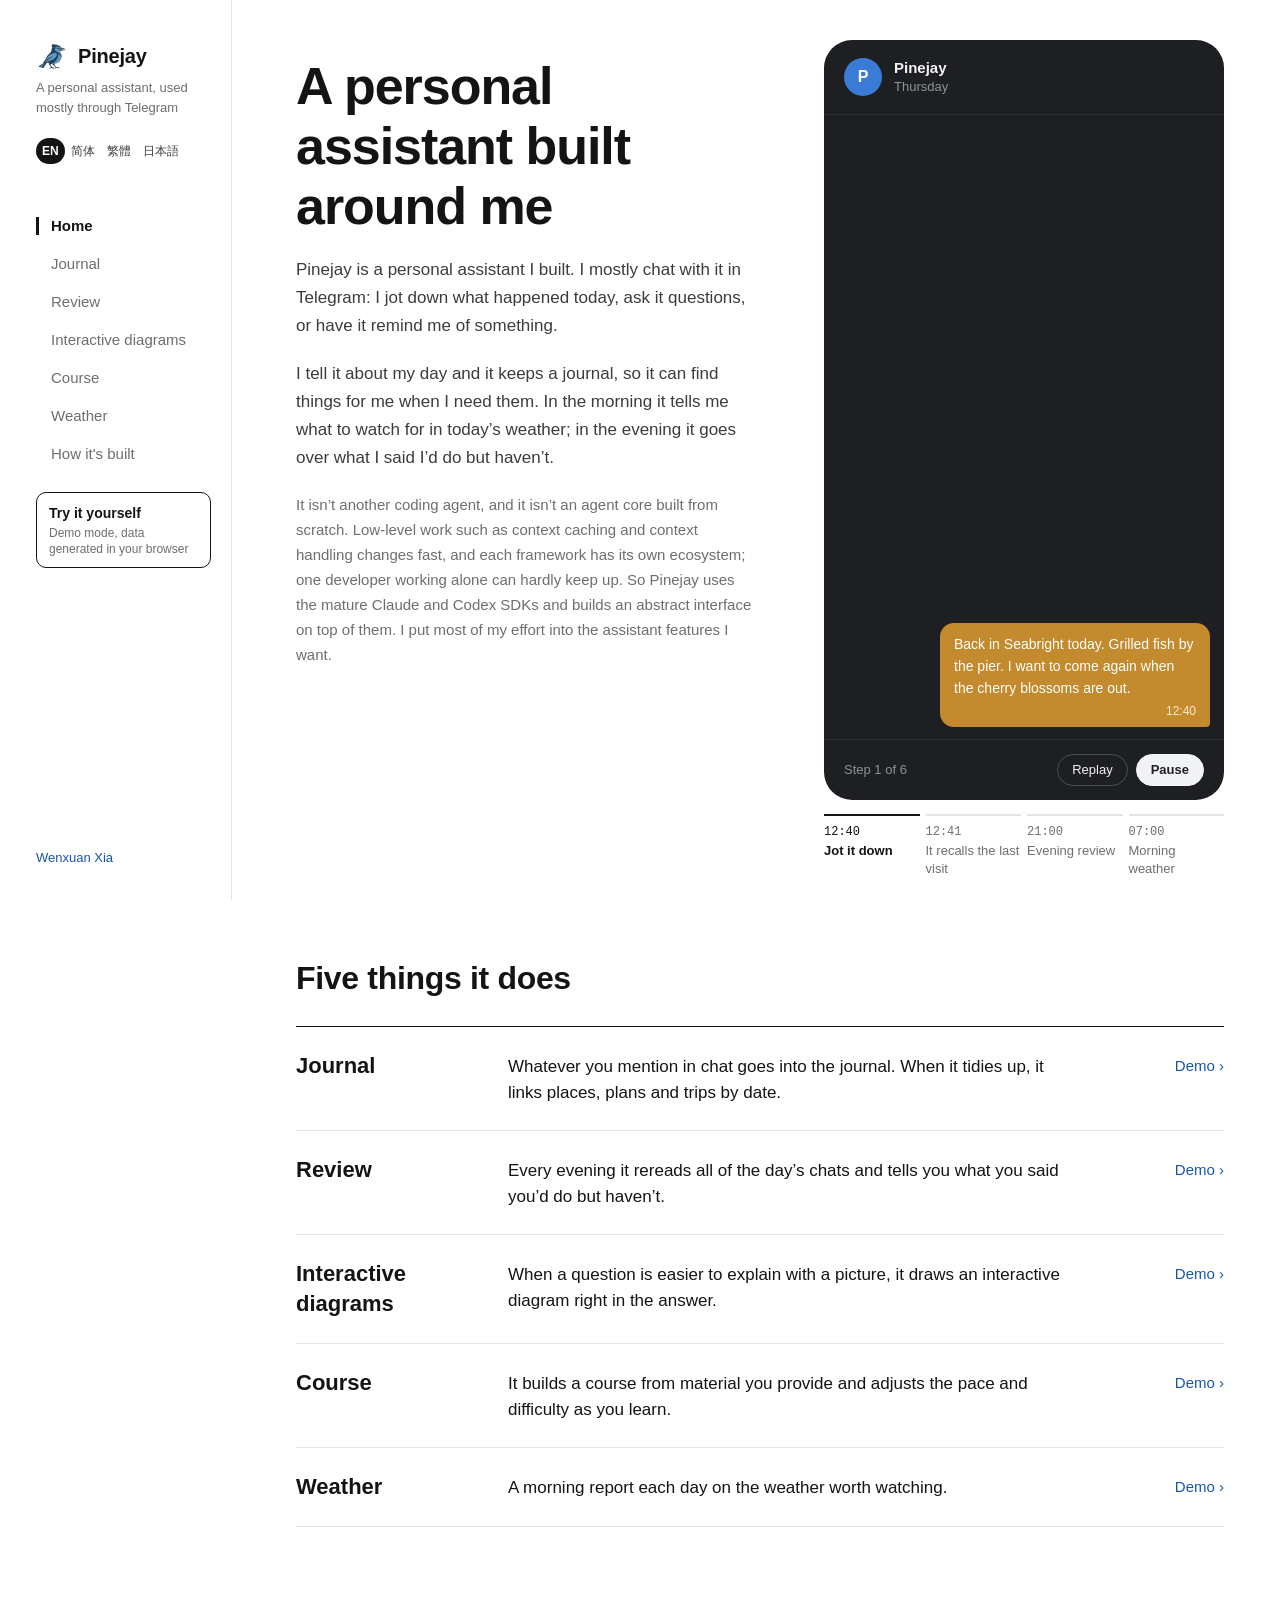
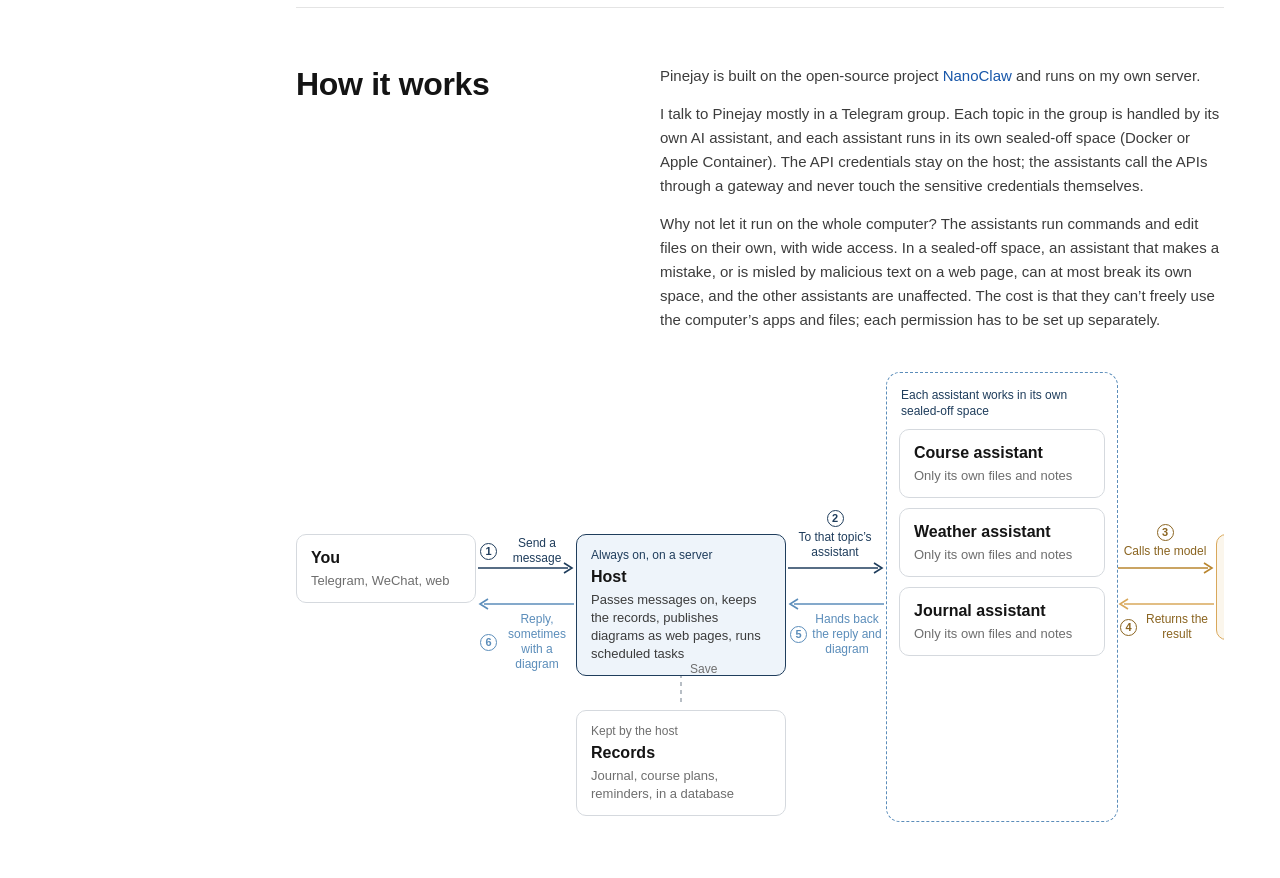
<file: index.html>
<!doctype html>
<html lang="en">
<head>
  <meta charset="utf-8">
  <meta name="viewport" content="width=device-width, initial-scale=1">
  <title>Pinejay</title>
  <meta name="description" content="A short tour of Pinejay, a personal assistant used mostly through Telegram.">
  <meta name="robots" content="noindex">
  <link rel="icon" type="image/png" href="assets/pinejay-icon-64.png">
  <link rel="apple-touch-icon" href="assets/pinejay-icon-180.png">
  <link rel="stylesheet" href="styles.css">
</head>
<body>
  <div class="site">
    <aside class="rail">
      <div class="rail-head">
        <div class="brand"><img src="assets/pinejay-icon-64.png" alt="" width="32" height="32">Pinejay</div>
        <div class="tagline" data-i18n="tagline"></div>
        <div class="langs" role="group" aria-label="Language"></div>
      </div>
      <nav class="nav" aria-label="Pages"></nav>
      <div class="rail-foot">
        <a class="home" href="https://gegeji.github.io/">Wenxuan Xia</a>
      </div>
    </aside>
    <main id="page"></main>
  </div>
  <div class="modal" id="modal" hidden></div>
  <script src="content.js"></script>
  <script src="app.js"></script>
</body>
</html>
</file>
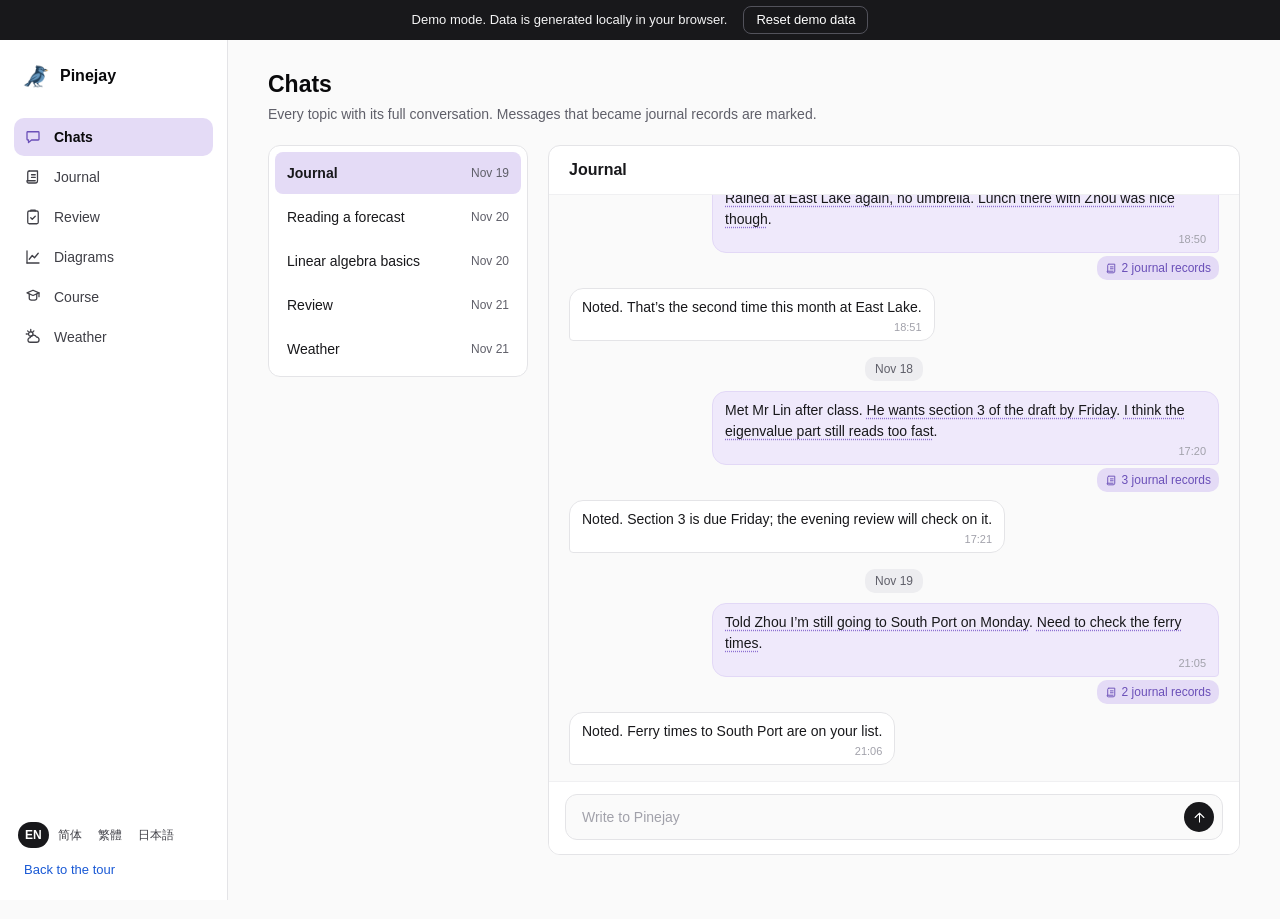
<file: panel/index.html>
<!doctype html>
<html lang="en">
<head>
  <meta charset="utf-8">
  <meta name="viewport" content="width=device-width, initial-scale=1">
  <title>Pinejay demo</title>
  <meta name="description" content="Pinejay demo. Data is generated locally in your browser.">
  <meta name="robots" content="noindex">
  <link rel="icon" type="image/png" href="../assets/pinejay-icon-64.png">
  <link rel="apple-touch-icon" href="../assets/pinejay-icon-180.png">
  <link rel="stylesheet" href="panel.css">
</head>
<body>
  <div class="banner" id="banner" role="note"></div>
  <div class="shell">
    <aside class="rail" id="rail"></aside>
    <div class="topbar" id="topbar"></div>
    <main class="main" id="main"></main>
  </div>
  <nav class="tabbar" id="tabbar" aria-label="Pages"></nav>
  <div class="toast" id="toast" role="status" hidden></div>
  <script src="copy.en.js"></script>
  <script src="copy.zh-CN.js"></script>
  <script src="copy.zh-HK.js"></script>
  <script src="copy.ja.js"></script>
  <script src="panel.js"></script>
</body>
</html>
</file>
<file: styles.css>
:root {
  --ink: #141414;
  --body: #3c3c3c;
  --muted: #6e6e6e;
  --faint: #9a9a9a;
  --line: #e4e4e4;
  --link: #1756a9;
  --tg-bg: #1e1f22;
  --tg-line: #2e3035;
  --tg-in: #2b2d31;
  --tg-key: #34373d;
  --tg-text: #dcddde;
  --tg-strong: #f2f3f5;
  --tg-time: #8e9297;
  --tg-me: #c38a2e;
  --tg-link: #7fa8e6;
  --latin: Inter, -apple-system, BlinkMacSystemFont, "Segoe UI", Helvetica, Arial;
  --sans: var(--latin), "PingFang SC", "Noto Sans SC", "Microsoft YaHei", sans-serif;
  --mono: "JetBrains Mono", ui-monospace, SFMono-Regular, Menlo, monospace;
}

* { box-sizing: border-box; }

/* CJK glyphs follow the language: Japanese and Traditional Chinese must not fall back to Simplified Chinese forms. */
:lang(zh-CN) { --sans: var(--latin), "PingFang SC", "Noto Sans SC", "Microsoft YaHei", sans-serif; }
:lang(zh-HK) { --sans: var(--latin), "PingFang HK", "Noto Sans HK", "Noto Sans TC", "Microsoft JhengHei", sans-serif; }
:lang(ja) { --sans: var(--latin), "Hiragino Sans", "Hiragino Kaku Gothic ProN", "Yu Gothic UI", YuGothic, Meiryo, "Noto Sans JP", sans-serif; }
[lang] { font-family: var(--sans); }
html, body { margin: 0; }
body { font-family: var(--sans); color: var(--ink); background: #fff; -webkit-font-smoothing: antialiased; }
button { font: inherit; color: inherit; background: none; border: 0; padding: 0; cursor: pointer; }
a { color: var(--link); text-decoration: none; }
a:hover { text-decoration: underline; }
:focus-visible { outline: 2px solid var(--link); outline-offset: 2px; }

.site { display: flex; min-height: 100vh; }

/* Rail */
.rail { width: 232px; flex-shrink: 0; display: flex; flex-direction: column; gap: 44px; padding: 40px 20px 32px 36px; border-right: 1px solid var(--line); position: sticky; top: 0; height: 100vh; }
.rail-head { display: flex; flex-direction: column; gap: 6px; }
.brand { display: flex; align-items: center; gap: 10px; font-size: 20px; font-weight: 700; letter-spacing: -0.01em; line-height: 26px; }
.brand img { width: 32px; height: 32px; flex-shrink: 0; }
.tagline { font-size: 13px; line-height: 20px; color: var(--muted); }
.langs { display: flex; gap: 0; padding-top: 14px; flex-wrap: wrap; }
.langs button { height: 26px; padding: 0 6px; border-radius: 13px; font-size: 12px; line-height: 16px; color: var(--body); white-space: nowrap; }
.langs button:hover { background: #f1f1f1; }
.langs button[aria-pressed="true"] { background: var(--ink); color: #fff; font-weight: 600; }
.nav { display: flex; flex-direction: column; gap: 2px; }
.nav button { display: flex; align-items: center; gap: 12px; height: 36px; font-size: 15px; line-height: 20px; color: var(--muted); text-align: left; }
.nav button::before { content: ""; width: 3px; height: 18px; flex-shrink: 0; }
.nav button:hover { color: var(--ink); }
.nav button[aria-current="page"] { color: var(--ink); font-weight: 600; }
.nav button[aria-current="page"]::before { background: var(--ink); }
.try-panel { display: flex; flex-direction: column; gap: 2px; margin-top: -24px; padding: 10px 12px; border: 1px solid var(--ink); border-radius: 10px; color: var(--ink); font-size: 14px; font-weight: 600; line-height: 20px; }
.try-panel:hover { background: var(--ink); color: #fff; }
.try-panel:hover .try-sub { color: #d4d4d4; }
.try-sub { font-size: 12px; font-weight: 400; line-height: 16px; color: var(--muted); }
.rail-foot { flex-grow: 1; display: flex; flex-direction: column; justify-content: flex-end; gap: 10px; }
.home { font-size: 13px; line-height: 20px; }

/* Page */
main { flex-grow: 1; min-width: 0; display: flex; gap: 56px; padding: 56px 56px 48px 64px; }
.intro { width: 300px; flex-shrink: 0; display: flex; flex-direction: column; gap: 20px; padding-top: 16px; }
.label { font-size: 15px; font-weight: 600; color: var(--ink); line-height: 20px; }
h1 { margin: 0; font-size: 44px; font-weight: 700; letter-spacing: -0.02em; line-height: 50px; }
.intro p { margin: 0; font-size: 15px; line-height: 24px; color: var(--body); }
.side { flex-grow: 1; min-width: 0; display: flex; flex-direction: column; gap: 18px; padding-top: 16px; }

/* Page switch: the rail stays, only the content fades */
main.leaving { opacity: 0; transition: opacity 120ms ease-out; }
main.entering { animation: page-in 200ms ease-out; }
@keyframes page-in { from { opacity: 0; transform: translateY(6px); } to { opacity: 1; transform: none; } }
@media (prefers-reduced-motion: reduce) {
  main.leaving, main.entering, .msg, .keys, .wi-entry, .wi-conds, .lesson .detour { animation: none; transition: none; }
}

/* What's Pinejay: intro across the top, diagram below */
main.stacked { flex-direction: column; gap: 44px; }
.intro.wide { width: auto; max-width: 820px; gap: 18px; padding-top: 8px; }
.dg-scroll { overflow-x: auto; padding-bottom: 8px; max-width: 100%; min-width: 0; align-self: stretch; }
.dg { position: relative; width: 1080px; height: 450px; flex-shrink: 0; }
.dg > svg { position: absolute; inset: 0; }
.dg .a-main { stroke: #1f3d5c; stroke-width: 1.6; fill: none; }
.dg .a-reply { stroke: #5b8dba; stroke-width: 1.6; fill: none; }
.dg .a-model { stroke: #b9862f; stroke-width: 1.6; fill: none; }
.dg .a-keep { stroke: #9aa3ad; stroke-width: 1.4; stroke-dasharray: 4 4; }
.dg-box { position: absolute; width: 210px; padding: 12px 14px; border: 1px solid #d5d9de; border-radius: 10px; background: #fff; display: flex; flex-direction: column; gap: 3px; }
.dg-box .cat { font-size: 12px; line-height: 16px; color: var(--muted); }
.dg-box .t { font-size: 16px; font-weight: 600; line-height: 22px; }
.dg-box .d { font-size: 13px; line-height: 18px; color: var(--muted); }
.dg-box.you { left: 0; top: 162px; width: 180px; }
.dg-box.host { left: 280px; top: 162px; border: 1.5px solid #1f3d5c; background: #eef4fa; }
.dg-box.host .cat { color: #1f3d5c; }
.dg-box.host .d { color: var(--body); }
.dg-box.records { left: 280px; top: 338px; }
.dg-box.model { left: 920px; top: 162px; width: 160px; border-color: #d9a85b; background: #fbf6ec; }
.dg-box.model .cat { color: #8a6420; }
.dg-group { position: absolute; left: 590px; top: 0; width: 232px; height: 450px; padding: 14px 12px 12px; border: 1.5px dashed #5b8dba; border-radius: 14px; display: flex; flex-direction: column; gap: 10px; }
.dg-group .cap { font-size: 12px; line-height: 16px; color: #1f3d5c; padding-left: 2px; }
.dg-group .note { font-size: 13px; line-height: 18px; color: var(--muted); padding: 2px 2px 0; }
.dg-box.agent { position: static; width: auto; }
.dg-label { position: absolute; width: 92px; display: flex; align-items: center; justify-content: center; gap: 5px; font-size: 12px; line-height: 15px; color: #1f3d5c; text-align: center; }
.dg-label .n { width: 17px; height: 17px; border-radius: 9px; border: 1.2px solid currentColor; display: inline-flex; align-items: center; justify-content: center; font-size: 11px; font-weight: 600; flex-shrink: 0; }
.dg-label.stack { flex-direction: column; gap: 3px; width: 90px; }
.dg-label.reply { color: #5b8dba; }
.dg-label.model { color: #8a6420; }
.dg-label.l1 { left: 184px; top: 164px; }
.dg-label.l4 { left: 184px; top: 240px; }
.dg-label.l2 { left: 494px; top: 152px; }
.dg-label.l3 { left: 824px; top: 152px; }
.dg-label.l3n { left: 824px; top: 224px; width: 90px; }
.dg-label.lk { left: 394px; top: 290px; width: auto; color: var(--muted); }

/* Review: quoted sources inside a message, quote check under the rows */
.quotes { display: flex; flex-direction: column; gap: 4px; padding: 8px 10px; border-left: 2px solid #5b8dba; background: #24262a; border-radius: 0 6px 6px 0; }
.quote { display: flex; flex-direction: column; font-size: 13px; color: #c9cbce; line-height: 20px; }
.quote .src { font-size: 12px; color: var(--tg-time); line-height: 16px; }
.avatar.dark { background: #1f3d5c; }
.check { display: flex; flex-direction: column; gap: 10px; padding-top: 18px; }
.check p { margin: 0; font-size: 14px; color: var(--muted); line-height: 22px; }

/* Telegram exhibit */
.tg { width: 404px; flex-shrink: 0; height: min(800px, calc(100vh - 104px)); min-height: 560px; border-radius: 28px; background: var(--tg-bg); display: flex; flex-direction: column; overflow: hidden; }
.tg-head { flex-shrink: 0; display: flex; align-items: center; gap: 12px; padding: 18px 20px; border-bottom: 1px solid var(--tg-line); }
.avatar { width: 38px; height: 38px; border-radius: 19px; background: #3a7bd5; display: flex; align-items: center; justify-content: center; flex-shrink: 0; font-size: 16px; font-weight: 600; color: #fff; }
.avatar.sun { background: #e0a526; }
.tg-name { font-size: 15px; font-weight: 600; color: var(--tg-strong); line-height: 20px; }
.tg-sub { font-size: 13px; color: var(--tg-time); line-height: 18px; }
.tg-msgs { flex-grow: 1; min-height: 0; overflow-y: auto; display: flex; flex-direction: column; gap: 10px; padding: 16px 14px; scrollbar-width: thin; scrollbar-color: #44474e transparent; }
.tg-msgs > :first-child { margin-top: auto; }
.msg { max-width: 320px; display: flex; flex-direction: column; gap: 8px; padding: 12px 14px 8px; border-radius: 14px 14px 14px 4px; background: var(--tg-in); animation: rise 0.25s ease-out; }
.msg.wide { max-width: 330px; padding: 6px 6px 8px; }
.msg.wide .msg-text, .msg.wide .msg-time, .msg.wide .msg-link { padding: 0 8px; }
.msg.me { align-self: flex-end; max-width: 270px; padding: 10px 14px 8px; gap: 4px; border-radius: 14px 14px 4px 14px; background: var(--tg-me); }
.msg-title { font-size: 15px; font-weight: 600; color: var(--tg-strong); line-height: 22px; }
.msg-text { margin: 0; font-size: 14px; color: var(--tg-text); line-height: 22px; }
.msg.me .msg-text { color: #fff; }
.msg-time { font-size: 12px; color: var(--tg-time); line-height: 16px; align-self: flex-end; }
.msg.me .msg-time { color: #fbebd0; }
.msg-link { font-size: 13px; color: var(--tg-link); line-height: 18px; text-align: left; }
.msg-link:hover { text-decoration: underline; }
.keys { width: 320px; display: flex; flex-wrap: wrap; gap: 4px; animation: rise 0.25s ease-out; }
.keys button { flex: 1 1 calc(50% - 2px); min-height: 38px; padding: 6px 8px; border-radius: 8px; background: var(--tg-key); font-size: 14px; font-weight: 500; color: var(--tg-strong); line-height: 18px; }
.keys button:hover { background: #3f434a; }
.keys button:disabled { opacity: 0.45; cursor: default; }
.keys.three button { flex-basis: 100%; }
.tg-foot { flex-shrink: 0; display: flex; align-items: center; justify-content: space-between; padding: 14px 20px; border-top: 1px solid var(--tg-line); }
.tg-step { font-size: 13px; color: var(--tg-time); line-height: 18px; }
.tg-ctrl { display: flex; gap: 8px; }
.tg-ctrl button { height: 32px; padding: 0 14px; border-radius: 16px; font-size: 13px; line-height: 18px; color: var(--tg-strong); border: 1px solid #4a4d54; }
.tg-ctrl button.primary { background: var(--tg-strong); color: var(--tg-bg); font-weight: 600; border-color: var(--tg-strong); }
@keyframes rise { from { opacity: 0; transform: translateY(6px); } to { opacity: 1; transform: none; } }

/* Hourly chart inside a message */
.chart { display: flex; flex-direction: column; gap: 8px; padding: 12px; border-radius: 10px; background: #f7f8fa; }
.chart-title { font-size: 12px; font-weight: 600; color: var(--ink); line-height: 16px; }
.bars { display: flex; align-items: flex-end; gap: 5px; height: 64px; }
.bars div { flex: 1; background: #b8c7da; border-radius: 2px; }
.bars div.on { background: #3a7bd5; }
.chart-axis { display: flex; justify-content: space-between; gap: 8px; font-size: 11px; color: var(--muted); line-height: 14px; }
.chart-axis .mid { color: var(--link); }

/* Weather map card */
.map { position: relative; width: 318px; height: 236px; border-radius: 10px; background: #eef1f4; overflow: hidden; }
.map svg { position: absolute; inset: 0; }
.map-title { position: absolute; left: 14px; top: 12px; font-size: 17px; font-weight: 700; color: var(--ink); line-height: 22px; }
.map-time { position: absolute; right: 14px; top: 14px; font-family: var(--mono); font-size: 12px; color: var(--muted); }
.pin { position: absolute; padding: 6px 9px; border-radius: 8px; background: #fff; display: flex; flex-direction: column; gap: 2px; }
.pin span { font-size: 11px; color: var(--body); line-height: 14px; white-space: nowrap; }
.pin b { font-size: 18px; color: var(--ink); line-height: 22px; }
.pin.main { background: var(--ink); padding: 7px 11px; }
.pin.main span { color: #d8d8d8; }
.pin.main b { color: #fff; font-size: 22px; line-height: 26px; }

/* Widget image */
.widget-img { position: relative; width: 318px; height: 210px; border-radius: 10px; background: #1b2a41; overflow: hidden; display: block; text-align: left; }
.widget-img svg { position: absolute; inset: 0; }
.widget-img .w-title { position: absolute; left: 14px; top: 12px; font-size: 14px; font-weight: 600; color: #fff; line-height: 18px; }
.widget-img .w-cold, .widget-img .w-warm { position: absolute; top: 160px; font-size: 12px; font-weight: 600; color: #d9e4f2; line-height: 16px; }
.widget-img .w-cold { left: 22px; }
.widget-img .w-warm { right: 18px; }

/* Ruled lists on the right */
.rows { display: flex; flex-direction: column; }
.row { display: flex; gap: 14px; padding: 14px 0; border-top: 1px solid var(--line); }
.row:first-child { border-top-color: var(--ink); }
.row:last-child { border-bottom: 1px solid var(--line); }
.row .num { width: 20px; flex-shrink: 0; font-family: var(--mono); font-size: 13px; color: var(--faint); line-height: 22px; }
.row .time { width: 52px; flex-shrink: 0; font-family: var(--mono); font-size: 13px; line-height: 22px; }
.row .stack { display: flex; flex-direction: column; gap: 4px; min-width: 0; }
.row .head { font-size: 15px; font-weight: 600; line-height: 22px; }
.row .desc { font-size: 14px; color: var(--muted); line-height: 22px; }

/* Course map */
.lesson { display: flex; flex-direction: column; gap: 8px; padding: 12px 0; border-top: 1px solid var(--line); }
.lesson:last-child { border-bottom: 1px solid var(--line); }
.lesson-line { display: flex; align-items: baseline; gap: 14px; }
.lesson .num { width: 20px; flex-shrink: 0; font-family: var(--mono); font-size: 13px; color: var(--faint); line-height: 20px; }
.lesson .t { flex-grow: 1; font-size: 15px; line-height: 20px; }
.lesson .s { flex-shrink: 0; font-size: 13px; color: var(--faint); line-height: 20px; text-align: right; }
.lesson.done .t { color: var(--muted); }
.lesson.now { border-top-color: var(--ink); }
.lesson.now .t { font-weight: 600; }
.lesson.now .num { color: var(--ink); }
.lesson.now .s { color: var(--link); }
.lesson .detour { padding-left: 34px; font-size: 13px; color: var(--muted); line-height: 20px; animation: rise 0.25s ease-out; }

/* Chronicle */
.flow { flex-grow: 1; min-width: 0; display: flex; flex-direction: column; gap: 40px; padding-top: 16px; }
.step { display: flex; flex-direction: column; gap: 12px; }
.step-label { display: flex; gap: 10px; align-items: baseline; }
.step-label .n { font-family: var(--mono); font-size: 13px; color: var(--faint); line-height: 16px; }
.hint { font-size: 13px; color: var(--muted); line-height: 20px; margin-top: -24px; }
.said { align-self: flex-start; max-width: 560px; padding: 12px 16px; border-radius: 14px 14px 4px 14px; background: var(--tg-me); font-size: 15px; color: #fff; line-height: 24px; transition: box-shadow 0.3s; }
.said.flash { box-shadow: 0 0 0 4px rgba(23, 86, 169, 0.35); }
.said u { text-decoration-thickness: 1px; text-underline-offset: 3px; border-radius: 3px; transition: background 0.2s; }
.said u.on { background: rgba(255, 255, 255, 0.28); text-decoration-thickness: 2px; }
.stmts { display: flex; flex-direction: column; }
.stmt { display: flex; gap: 16px; align-items: baseline; padding: 12px 8px; margin: 0 -8px; border-top: 1px solid var(--line); text-align: left; border-radius: 4px; }
.stmt:first-child { border-top-color: var(--ink); }
.stmt:last-child { border-bottom: 1px solid var(--line); }
.stmt:hover { background: #f6f6f6; }
.stmt.on { background: #eef3fb; }
.stmt .k { width: 64px; flex-shrink: 0; font-size: 13px; color: var(--muted); line-height: 22px; }
.stmt .x { flex-grow: 1; font-size: 15px; line-height: 22px; }
.stmt .w { width: 120px; flex-shrink: 0; font-size: 13px; color: var(--muted); line-height: 22px; text-align: right; }
.stmt .w.other { color: var(--ink); font-weight: 600; }
.tl { display: flex; border-top: 1px solid var(--line); padding-top: 14px; }
.tl button { flex: 1; display: flex; flex-direction: column; gap: 6px; padding: 0 16px; border-left: 3px solid transparent; text-align: left; min-width: 0; }
.tl button:first-child { padding-left: 13px; }
.tl button:hover .tt { color: var(--ink); }
.tl .d { font-family: var(--mono); font-size: 12px; color: var(--faint); line-height: 16px; }
.tl .tt { font-size: 14px; color: var(--muted); line-height: 20px; }
.tl .c { font-size: 12px; color: var(--muted); line-height: 16px; }
.tl .p { font-size: 12px; color: var(--link); line-height: 16px; }
.tl button[aria-pressed="true"] { border-left-color: var(--ink); }
.tl button[aria-pressed="true"] .d, .tl button[aria-pressed="true"] .tt { color: var(--ink); }
.tl button[aria-pressed="true"] .tt { font-weight: 600; }
.qa { display: flex; flex-direction: column; gap: 8px; padding: 18px 20px; border-radius: 14px; background: var(--tg-bg); max-width: 560px; }
.qa .msg { max-width: 420px; }


/* Work item demo */
.wi { display: flex; flex-direction: column; border: 1px solid var(--ink); border-radius: 12px; overflow: hidden; }
.wi-head { display: flex; flex-direction: column; gap: 10px; padding: 20px 22px 18px; }
.wi-top { display: flex; align-items: center; justify-content: space-between; min-height: 24px; }
.wi-id { font-family: var(--mono); font-size: 13px; color: var(--muted); }
.wi-pill { height: 24px; padding: 0 10px; border-radius: 12px; background: #efefef; color: var(--ink); font-size: 12px; font-weight: 600; line-height: 24px; white-space: nowrap; }
.wi-pill.bad { background: #fbe3e1; color: #b42318; }
.wi-pill.good { background: #dcf3e6; color: #067647; }
.wi-pill.live { background: var(--ink); color: #fff; }
.wi-title { font-size: 22px; font-weight: 700; letter-spacing: -0.01em; line-height: 28px; }
.wi-quote { font-size: 14px; color: var(--body); line-height: 22px; }
.wi-quote span { color: var(--ink); }
.wi-stepper { display: flex; padding: 14px 22px 16px; border-top: 1px solid var(--line); }
.wi-stage { flex: 1; min-width: 0; display: flex; flex-direction: column; gap: 8px; font-size: 12px; line-height: 16px; color: var(--faint); }
.wi-stage .bar { height: 4px; background: var(--line); transition: background 0.3s; }
.wi-stage:first-child .bar { border-radius: 2px 0 0 2px; }
.wi-stage:last-child .bar { border-radius: 0 2px 2px 0; }
.wi-stage.done { color: var(--ink); }
.wi-stage.done .bar, .wi-stage.now .bar { background: var(--ink); }
.wi-stage.now { color: var(--ink); font-weight: 600; }
.wi-stage.now.bad { color: #b42318; }
.wi-stage.now.bad .bar { background: #d92d20; }
.wi-stage.now.good { color: #067647; }
.wi-stage.now.good .bar { background: #067647; }
.wi-stage span { overflow: hidden; text-overflow: ellipsis; white-space: nowrap; padding-right: 4px; }
.wi-conds { display: flex; flex-direction: column; gap: 6px; padding: 12px 22px 14px; border-top: 1px solid var(--line); animation: rise 0.25s ease-out; }
.wi-conds[hidden] { display: none; }
.wi-sub { font-size: 14px; font-weight: 600; line-height: 20px; padding-bottom: 2px; }
.wi-cond { display: flex; gap: 14px; align-items: baseline; font-size: 14px; color: var(--body); line-height: 20px; }
.wi-cond .st { width: 64px; flex-shrink: 0; font-size: 13px; font-weight: 600; color: var(--faint); }
.wi-cond.met .st { color: #067647; }
.wi-cond.failed .st { color: #b42318; }
.wi-cond.failed { color: var(--ink); }
.wi-log { display: flex; flex-direction: column; gap: 2px; padding: 12px 22px 16px; border-top: 1px solid var(--line); background: #fafafa; min-height: 120px; }
.wi-entry { display: flex; gap: 14px; align-items: baseline; padding: 5px 0; font-size: 14px; color: var(--body); line-height: 20px; animation: rise 0.25s ease-out; }
.wi-entry .time { width: 44px; flex-shrink: 0; font-family: var(--mono); font-size: 12px; color: var(--faint); }
.wi-entry .who { width: 96px; flex-shrink: 0; font-size: 13px; color: var(--muted); }
.wi-entry.latest .time, .wi-entry.latest .who { color: var(--ink); }
.wi-entry.latest .what { color: var(--ink); font-weight: 600; }
.wi-entry.bad .what { color: #b42318; }
.wi-foot { display: flex; align-items: center; justify-content: space-between; padding: 12px 22px; border-top: 1px solid var(--line); }
.wi-step { font-size: 13px; color: var(--muted); line-height: 18px; }
.tg-ctrl.light button { color: var(--ink); border-color: #cfcfcf; }
.tg-ctrl.light button.primary { background: var(--ink); color: #fff; border-color: var(--ink); }

/* Interactive widget */
.modal { position: fixed; inset: 0; background: rgba(20, 20, 20, 0.55); display: flex; align-items: center; justify-content: center; padding: 20px; z-index: 10; }
.modal[hidden] { display: none; }
.sheet { width: 520px; max-width: 100%; background: #1b2a41; border-radius: 16px; padding: 20px; display: flex; flex-direction: column; gap: 14px; color: #fff; }
.sheet-head { display: flex; justify-content: space-between; align-items: center; }
.sheet-head b { font-size: 16px; }
.sheet-head button { height: 30px; padding: 0 12px; border-radius: 15px; border: 1px solid #5a6b85; font-size: 13px; color: #fff; }
.sheet svg { width: 100%; height: auto; border-radius: 10px; background: #14213a; }
.sheet label { display: flex; flex-direction: column; gap: 8px; font-size: 13px; color: #b9c8dc; }
.sheet input[type="range"] { width: 100%; accent-color: #8fb8e8; }
.sheet .state { font-size: 15px; line-height: 22px; min-height: 44px; }

/* Narrow screens: buttons on top, exhibit full width */
@media (max-width: 1100px) {
  main { flex-wrap: wrap; gap: 40px; padding: 40px 32px; }
  .intro { width: 100%; padding-top: 0; }
  .side, .flow { flex-basis: 100%; }
}
@media (max-width: 760px) {
  .site { flex-direction: column; }
  .rail { position: static; width: auto; height: auto; padding: 20px 20px 12px; gap: 14px; border-right: 0; border-bottom: 1px solid var(--line); }
  .rail-head { flex-direction: row; flex-wrap: wrap; align-items: baseline; gap: 4px 12px; }
  .langs { padding-top: 4px; width: 100%; }
  .nav { flex-direction: row; overflow-x: auto; gap: 18px; }
  .nav button { flex-shrink: 0; white-space: nowrap; }
  .nav button::before { display: none; }
  .nav button[aria-current="page"] { box-shadow: inset 0 -2px 0 var(--ink); }
  .try-panel { margin-top: 0; flex-direction: row; align-items: baseline; flex-wrap: wrap; gap: 2px 10px; padding: 8px 12px; }
  .rail-foot { flex-direction: row; justify-content: flex-end; }
  main { padding: 28px 16px 40px; gap: 28px; }
  h1 { font-size: 34px; line-height: 40px; }
  .tg { width: 100%; height: 640px; min-height: 0; }
  .msg, .keys, .msg.wide { max-width: 100%; }
  .keys { width: 100%; }
  .map, .widget-img { width: 100%; }
  .tl { flex-wrap: wrap; row-gap: 14px; }
  .tl button { flex: 1 1 45%; }
  .wi-stage span { visibility: hidden; }
  .wi-stage.now span, .wi-stage:last-child.done span { visibility: visible; overflow: visible; }
  .wi-stage:last-child span { text-align: right; padding-right: 0; direction: rtl; }
  .wi-entry .who { width: 72px; }
  .stmt .w { width: 90px; }
}

/* Home: first screen, five features, how it works */
main.home-page { gap: 80px; }
.hero { display: flex; align-items: flex-start; gap: 48px; }
.hero-text { width: 560px; flex-shrink: 0; display: flex; flex-direction: column; gap: 20px; padding-top: 16px; }
.hero-text h1 { font-size: 52px; line-height: 60px; }
.hero-text p { max-width: 460px; margin: 0; font-size: 17px; line-height: 28px; color: var(--body); }
.hero-text p.aside { font-size: 15px; line-height: 25px; color: var(--muted); }
.hero-phone { width: 400px; flex-shrink: 0; display: flex; flex-direction: column; gap: 14px; }
.hero-phone .tg { width: 100%; height: 760px; }
.hero-phone .tg-msgs { gap: 8px; padding: 12px 14px; }
main.home-page { padding-top: 40px; }
.home-tl { display: flex; gap: 6px; }
.tl-pt { flex: 1; min-width: 0; display: flex; flex-direction: column; gap: 2px; padding-top: 8px; border-top: 2px solid var(--line); text-align: left; color: var(--muted); }
.tl-pt .d { font-family: var(--mono); font-size: 12px; line-height: 16px; }
.tl-pt .t { font-size: 13px; line-height: 18px; }
.tl-pt:hover { color: var(--ink); }
.tl-pt.on { border-top-color: var(--ink); color: var(--body); }
.tl-pt.now { color: var(--ink); }
.tl-pt.now .t { font-weight: 600; }
.msg-by { font-size: 13px; font-weight: 600; line-height: 18px; }
.by-journal { color: #e8b44a; }
.by-review { color: #b9a3f0; }
.by-weather { color: #7cc0e8; }
.msg-text b { color: var(--tg-strong); font-weight: 600; }
.features, .how { max-width: 1088px; }
.features { display: flex; flex-direction: column; gap: 28px; }
.features h2, .how h2 { margin: 0; font-size: 32px; font-weight: 700; letter-spacing: -0.01em; line-height: 40px; }
.feat-list { display: flex; flex-direction: column; border-top: 1px solid var(--ink); }
.feat { display: flex; align-items: flex-start; gap: 32px; padding: 24px 0; border-bottom: 1px solid var(--line); color: var(--ink); }
.feat:hover { text-decoration: none; background: #fafafa; }
.feat-name { width: 180px; flex-shrink: 0; font-size: 22px; font-weight: 600; line-height: 30px; }
.feat-desc { flex: 1; min-width: 0; padding-top: 3px; font-size: 17px; line-height: 26px; }
.feat-go { width: 120px; flex-shrink: 0; padding-top: 5px; text-align: right; font-size: 15px; line-height: 20px; color: var(--link); }
.feat:hover .feat-go { text-decoration: underline; }
.how { display: flex; gap: 64px; padding-top: 56px; border-top: 1px solid var(--line); }
.how h2 { width: 300px; flex-shrink: 0; }
.how-body { display: flex; flex-direction: column; gap: 14px; min-width: 0; }
.how-body p { margin: 0; font-size: 15px; line-height: 24px; color: var(--body); }
.home-page .dg-scroll { margin-top: -40px; }

/* Weather digest card inside a message */
.digest { width: 318px; border-radius: 10px; overflow: hidden; background: #fff; color: #18181b; }
.digest-head { padding: 10px 12px 8px; background: #f0f1f3; }
.digest-date { font-size: 15px; font-weight: 700; line-height: 20px; }
.digest-hours { font-size: 11px; line-height: 15px; color: #3f3f46; }
.digest-place { display: flex; gap: 8px; padding: 9px 12px; border-bottom: 1px solid #e7e9ec; }
.digest-place:last-child { border-bottom: 0; }
.dp-facts { flex: 1; min-width: 0; display: flex; flex-direction: column; gap: 2px; }
.dp-name { font-size: 15px; font-weight: 700; line-height: 20px; }
.dp-line { font-size: 13px; font-weight: 700; line-height: 17px; }
.dp-detail { font-size: 11px; line-height: 15px; color: #3f3f46; }
.dp-periods { width: 74px; flex-shrink: 0; display: flex; flex-direction: column; gap: 1px; font-size: 11px; line-height: 14px; color: #3f3f46; }
.dp-periods b { font-size: 14px; line-height: 17px; color: #18181b; }
.row .time.muted { color: var(--faint); }

@media (max-width: 1100px) {
  .hero { flex-wrap: wrap; }
  .hero-text { width: 100%; padding-top: 0; }
  .how { flex-direction: column; gap: 20px; padding-top: 40px; }
  .how h2 { width: auto; }
  .home-page .dg-scroll { margin-top: 0; }
}
@media (max-width: 760px) {
  main.home-page { gap: 48px; }
  .hero-text h1 { font-size: 34px; line-height: 40px; }
  .hero-phone { width: 100%; }
  .hero-phone .tg { height: 640px; }
  .feat { flex-wrap: wrap; gap: 6px 12px; padding: 16px 0; }
  .feat-name { width: auto; flex: 1; font-size: 18px; line-height: 24px; }
  .feat-go { width: auto; padding-top: 2px; }
  .feat-desc { flex-basis: 100%; order: 3; padding-top: 0; font-size: 15px; line-height: 23px; color: var(--body); }
  .features h2, .how h2 { font-size: 26px; line-height: 32px; }
  .digest { width: 100%; }
}

/* Narrow screens: the diagram becomes one column, top to bottom */
@media (max-width: 760px) {
  .home-page .dg-scroll { overflow: visible; }
  .home-page .dg { width: auto; height: auto; display: flex; flex-direction: column; }
  .home-page .dg > svg, .home-page .dg-box.records, .home-page .dg-label.lk { display: none; }
  .home-page .dg-box, .home-page .dg-group { position: static; width: auto; height: auto; }
  .home-page .dg-box.you { order: 1; }
  .home-page .dg-label.l1 { order: 2; }
  .home-page .dg-label.l4 { order: 3; }
  .home-page .dg-box.host { order: 4; }
  .home-page .dg-label.l2 { order: 5; }
  .home-page .dg-group { order: 6; }
  .home-page .dg-label.l3 { order: 7; }
  .home-page .dg-box.model { order: 8; }
  .home-page .dg-label { position: static; width: auto; flex-direction: row; justify-content: flex-start; gap: 6px; margin-left: 24px; padding: 8px 0 8px 14px; border-left: 1px solid #7a8ba3; text-align: left; }
  .home-page .dg-label.l1 { padding-bottom: 2px; }
  .home-page .dg-label.l4 { padding-top: 2px; }
}

/* Home diagram: six numbered steps, each pair of boxes with a request above and a return below */
.dg .a-return { stroke: #d9a85b; stroke-width: 1.6; fill: none; }
.home-page h1 { white-space: pre-line; }
.home-page .dg-label.l6 { left: 184px; top: 240px; }
.home-page .dg-label.l2 { top: 138px; }
.home-page .dg-label.l5 { left: 494px; top: 240px; }
.home-page .dg-label.l3 { top: 152px; }
.home-page .dg-label.l4r { left: 824px; top: 240px; }
@media (max-width: 760px) {
  .home-page .dg-label.l6 { order: 3; }
  .home-page .dg-label.l5 { order: 5; }
  .home-page .dg-label.l2 { order: 5; }
  .home-page .dg-label.l3 { order: 7; }
  .home-page .dg-label.l4r { order: 7; }
  .home-page .dg-label.l2, .home-page .dg-label.l3 { padding-bottom: 2px; }
  .home-page .dg-label.l5, .home-page .dg-label.l4r { padding-top: 2px; }
  .home-page .dg-label.l1 { padding-bottom: 2px; }
  .home-page .dg-label.l6 { padding-top: 2px; }
}

/* Same content width on every page: at most 1088px next to the rail, the home page included */
main { max-width: 1208px; }
.features, .how { max-width: none; }
.hero { justify-content: space-between; }
.hero-text { flex: 0 1 560px; min-width: 0; }
/* Page titles break where the copy says; CJK titles carry their own line breaks */
.intro { width: 312px; }
h1 { white-space: pre-line; text-wrap: pretty; }
@media (max-width: 1100px) {
  .intro { width: 100%; }
}
/* Narrow diagram: keep the direction next to each circled number */
@media (max-width: 760px) {
  .home-page .dg-label.l1 > span:last-child::before,
  .home-page .dg-label.l2 > span:last-child::before,
  .home-page .dg-label.l3 > span:last-child::before { content: "↓ "; }
  .home-page .dg-label.l6 > span:last-child::before,
  .home-page .dg-label.l5 > span:last-child::before,
  .home-page .dg-label.l4r > span:last-child::before { content: "↑ "; }
}

/* Diagrams page: typhoon track image and its interactive sheet */
.widget-img { height: auto; display: flex; flex-direction: column; background: #0f2740; }
.widget-img svg { position: static; display: block; width: 100%; height: auto; }
.ty-head { display: flex; justify-content: space-between; align-items: baseline; gap: 8px; padding: 10px 12px 0; }
.ty-head b { font-size: 13px; line-height: 18px; color: #f2f3f5; }
.ty-head span { font-size: 11px; line-height: 14px; color: #8fa3b8; white-space: nowrap; }
.ty-legend { display: flex; flex-wrap: wrap; gap: 4px 12px; padding: 8px 12px 10px; font-size: 11px; line-height: 14px; color: #c9d3df; }
.ty-legend > span { display: inline-flex; align-items: center; gap: 5px; }
.ty-legend i { width: 14px; flex-shrink: 0; }
.ty-legend .k0 { height: 9px; border-radius: 2px; background: rgba(242, 193, 78, 0.16); border: 1px solid rgba(242, 193, 78, 0.55); }
.ty-legend .k1 { border-top: 2px dashed #f2c14e; }
.ty-legend .k2 { height: 2px; background: #ff8a65; }
.ty-pic svg { display: block; width: 100%; height: auto; border-radius: 10px; }
.sheet .ty-row { display: flex; justify-content: space-between; }
.sheet .ty-row b { color: #fff; }
.sheet .ty-ticks { display: flex; justify-content: space-between; font-size: 11px; color: #8fa3b8; }
.sheet input[type="range"] { accent-color: #f2c14e; }
.sheet .state { padding: 12px 14px; border-radius: 10px; background: #22344f; font-size: 14px; line-height: 22px; min-height: 68px; color: #e6edf5; }
/* Weather card: an icon before each day / night label */
.dp-periods > span { display: inline-flex; align-items: center; gap: 3px; }
.dp-periods .wx { display: inline-flex; flex-shrink: 0; }
.dp-periods { width: auto; min-width: 74px; }
.dp-periods > span { white-space: nowrap; }
</file>
<file: panel/panel.css>
:root {
  --bg: #FAFAFA;
  --card: #FFFFFF;
  --line: #E4E4E7;
  --line-soft: #F0F0F2;
  --row: #F4F4F5;
  --ink: #09090B;
  --text: #18181B;
  --body: #3F3F46;
  --muted: #5F5F69;
  --faint: #A1A1AA;
  --accent: #8C6FD2;
  --accent-ink: #6A4FB8;
  --accent-soft: #E4DBF6;
  --accent-chip: #D6C8F5;
  --link: #1959D5;
  --pos: #3E9B4F;
  --warn: #B7791F;
  --bad: #C2413B;
  --latin: Inter, -apple-system, BlinkMacSystemFont, "Segoe UI", Helvetica, Arial;
  --sans: var(--latin), "PingFang SC", "Noto Sans SC", "Microsoft YaHei", sans-serif;
  --banner-h: 40px;
  --date-w: 50px;
  --kind-w: 58px;
}
:lang(zh-CN), :lang(zh-HK) { --date-w: 76px; --kind-w: 44px; }
:lang(ja) { --date-w: 76px; --kind-w: 58px; }
:lang(zh-HK) { --sans: var(--latin), "PingFang HK", "Noto Sans HK", "Noto Sans TC", "Microsoft JhengHei", sans-serif; }
:lang(ja) { --sans: var(--latin), "Hiragino Sans", "Hiragino Kaku Gothic ProN", "Yu Gothic UI", YuGothic, Meiryo, "Noto Sans JP", sans-serif; }

* { box-sizing: border-box; }
html, body { margin: 0; }
body { font-family: var(--sans); color: var(--text); background: var(--bg); -webkit-font-smoothing: antialiased; font-size: 14px; line-height: 20px; }
[lang] { font-family: var(--sans); }
button, input, select { font: inherit; color: inherit; }
button { background: none; border: 0; padding: 0; cursor: pointer; }
button:disabled { cursor: default; }
a { color: var(--link); text-decoration: none; }
:focus-visible { outline: 2px solid var(--link); outline-offset: 2px; }
h1, h2, h3, p { margin: 0; }
.num { font-variant-numeric: tabular-nums; }
.ic { width: 18px; height: 18px; flex-shrink: 0; }
.muted { color: var(--muted); }
.small { font-size: 13px; line-height: 18px; }

/* ── Banner ── */
.banner { position: sticky; top: 0; z-index: 30; min-height: var(--banner-h); display: flex; align-items: center; justify-content: center; gap: 16px; padding: 6px 16px; background: #18181B; color: #F4F4F5; font-size: 13px; line-height: 18px; }
.banner-reset { flex-shrink: 0; height: 28px; padding: 0 12px; border-radius: 8px; border: 1px solid #52525B; color: #fff; font-size: 13px; }
.banner-reset:hover { background: #27272A; }

/* ── Shell ── */
.shell { display: flex; align-items: flex-start; min-height: calc(100vh - var(--banner-h)); }
.rail { position: sticky; top: var(--banner-h); width: 228px; flex-shrink: 0; height: calc(100vh - var(--banner-h)); display: flex; flex-direction: column; gap: 28px; padding: 22px 14px 20px; background: #fff; border-right: 1px solid var(--line); }
.brand { display: flex; align-items: center; gap: 10px; padding: 0 8px; font-size: 16px; font-weight: 600; color: var(--ink); }
.brand img { border-radius: 7px; }
.nav { display: flex; flex-direction: column; gap: 2px; }
.nav-item { display: flex; align-items: center; gap: 12px; height: 38px; white-space: nowrap; padding: 0 10px; border-radius: 10px; color: var(--body); font-size: 14px; }
.nav-item:hover { background: var(--row); color: var(--text); }
.nav-item[aria-current="page"] { background: var(--accent-soft); color: var(--ink); font-weight: 600; }
.nav-item[aria-current="page"] .ic { color: var(--accent-ink); }
.rail-foot { margin-top: auto; display: flex; flex-direction: column; gap: 12px; padding: 0 4px; }
.langs { display: flex; flex-wrap: wrap; gap: 2px; }
.langs button { height: 26px; padding: 0 7px; border-radius: 13px; font-size: 12px; color: var(--body); white-space: nowrap; }
.langs button:hover { background: var(--row); }
.langs button[aria-pressed="true"] { background: var(--text); color: #fff; font-weight: 600; }
.back-tour { font-size: 13px; padding: 0 6px; }
.topbar { display: none; }
.tabbar { display: none; }

.main { flex: 1; min-width: 0; padding: 28px 40px 64px; max-width: 1040px; }
.main.wide { max-width: none; }

.page-head { display: flex; align-items: flex-end; justify-content: space-between; gap: 16px; margin-bottom: 20px; }
.page-head h1 { font-size: 23px; line-height: 32px; font-weight: 600; color: var(--ink); }
.page-head .sub { margin-top: 4px; font-size: 14px; line-height: 21px; color: var(--muted); }

.card { background: var(--card); border: 1px solid var(--line); border-radius: 12px; }
.empty { padding: 20px; color: var(--muted); }
.sec { display: flex; align-items: baseline; gap: 8px; margin: 28px 0 10px; font-size: 16px; line-height: 22px; font-weight: 600; }
.count { font-size: 13px; color: var(--faint); font-weight: 400; }

.btn { display: inline-flex; align-items: center; gap: 6px; height: 34px; padding: 0 14px; border-radius: 8px; border: 1px solid #D4D4D8; background: #fff; font-size: 13px; color: var(--text); white-space: nowrap; }
.btn:hover:not(:disabled) { background: var(--row); }
.btn:disabled { color: var(--faint); border-color: var(--line); }
.btn.on { background: var(--accent-soft); border-color: var(--accent-chip); }
.btn .ic { width: 15px; height: 15px; }
.btn.primary { background: var(--text); border-color: var(--text); color: #fff; font-weight: 600; }
.btn.primary:hover { background: #3F3F46; }
.link { color: var(--link); font-size: 13px; }
.link:hover { text-decoration: underline; }
.chip { height: 30px; padding: 0 12px; border-radius: 15px; border: 1px solid #D4D4D8; background: #fff; font-size: 13px; color: var(--text); white-space: nowrap; }
.chip:hover { background: var(--row); }
.chip.on { background: var(--accent-soft); border-color: var(--accent); color: var(--ink); }

/* ── Course list ── */
.tabs { display: flex; gap: 22px; margin-bottom: 14px; }
.tabs button { display: flex; gap: 6px; align-items: baseline; padding: 8px 0 10px; font-size: 14px; color: var(--muted); white-space: nowrap; }
.tabs button[aria-selected="true"] { color: var(--ink); box-shadow: inset 0 -2px 0 var(--accent); }
.tabs .count { font-size: 13px; }
.table { padding: 6px; }
.crow { display: grid; grid-template-columns: 120px minmax(150px, 1.1fr) minmax(180px, 1.6fr) 110px 110px; align-items: center; gap: 12px; padding: 12px 10px; border-radius: 8px; color: var(--text); }
.crow.head { color: var(--muted); font-size: 12px; padding-top: 8px; padding-bottom: 8px; }
a.crow:hover { background: var(--row); }
.c-status { display: flex; align-items: center; gap: 8px; font-size: 13px; color: var(--body); }
.c-name { font-weight: 600; }
.c-pos { color: var(--body); }
.c-done, .c-last { text-align: right; color: var(--body); }
.dot { width: 8px; height: 8px; border-radius: 50%; flex-shrink: 0; }
.dot.learning { background: var(--pos); }
.dot.waiting { background: var(--warn); }
.dot.finished { background: #fff; border: 1.5px solid var(--faint); }

/* ── Course detail ── */
.cd-head { display: flex; flex-wrap: wrap; align-items: center; gap: 8px 14px; margin-bottom: 16px; }
.cd-head h1 { font-size: 20px; line-height: 28px; font-weight: 600; color: var(--ink); }
.cd-meta { color: var(--muted); font-size: 13px; }
.back { display: inline-flex; align-items: center; gap: 2px; font-size: 14px; }
.back .ic { width: 16px; height: 16px; }
.seg { margin-left: auto; display: inline-flex; padding: 3px; border-radius: 10px; background: #EFEFF1; }
.seg button { height: 28px; padding: 0 14px; border-radius: 8px; font-size: 13px; color: var(--muted); }
.seg button[aria-pressed="true"] { background: #fff; color: var(--ink); font-weight: 600; box-shadow: 0 1px 2px rgba(0,0,0,0.08); }

.cd-map { display: grid; grid-template-columns: minmax(0, 1fr) 400px; gap: 20px; align-items: start; }
.map { min-width: 0; }
.map-scroll { overflow-x: auto; border: 1px solid var(--line); border-radius: 14px; background: #FAFAFA; }
.map-canvas { position: relative; }
.map-svg { position: absolute; inset: 0; display: block; }
.ch-label { position: absolute; top: 14px; font-size: 12px; line-height: 16px; color: var(--muted); }
.ch-label.on { color: var(--accent-ink); font-weight: 600; }
.ch-label.later { color: var(--faint); }
.l-label { position: absolute; overflow-wrap: break-word; hyphens: auto; transform: translateX(-50%); text-align: center; font-size: 12px; line-height: 16px; color: var(--body); }
.l-label.now { color: var(--accent-ink); font-weight: 600; }
.l-label.sel { color: var(--ink); font-weight: 600; }
.l-label.todo { color: var(--faint); }
.b-label { position: absolute; transform: translateY(-50%); width: max-content; white-space: nowrap; overflow: hidden; text-overflow: ellipsis; text-align: left; background: #fff; box-shadow: 0 0 0 1px #EDE7F8; padding: 2px 6px; border-radius: 5px; z-index: 1; font-size: 12px; line-height: 15px; color: var(--accent-ink); }
.ldot, .bdot { position: absolute; transform: translate(-50%, -50%); border-radius: 50%; }
.ldot { width: 14px; height: 14px; background: #3F3F46; }
.ldot.todo { background: #fff; border: 2px solid var(--faint); }
.ldot.now { width: 14px; height: 14px; box-shadow: 0 0 0 7px var(--accent-soft), 0 0 0 10px var(--accent); }
button.ldot::after, .bdot::after { content: ""; position: absolute; inset: -10px; border-radius: 50%; }
button.ldot:hover { background: var(--accent-ink); }
.ldot.sel:not(.now) { box-shadow: 0 0 0 4px #fff, 0 0 0 6px var(--text); }
.ldot.now.sel { box-shadow: 0 0 0 7px var(--accent-soft), 0 0 0 10px var(--accent), 0 0 0 13px rgba(140,111,210,0.18); }
.bdot { width: 14px; height: 14px; background: #fff; border: 2.5px solid var(--accent); }
.bdot:hover { background: var(--accent-soft); }
.legend { display: flex; flex-wrap: wrap; gap: 6px 18px; padding: 10px 4px 0; font-size: 12px; color: var(--muted); }
.legend span { display: inline-flex; align-items: center; gap: 6px; }
.lg { display: inline-block; width: 18px; height: 0; }
.lg-main { border-top: 3px solid #3F3F46; }
.lg-side { border-top: 2px dashed var(--accent); }
.lg-todo { border-top: 2px dashed var(--faint); }

.lesson-card { position: sticky; top: calc(var(--banner-h) + 16px); display: flex; flex-direction: column; max-height: calc(100vh - var(--banner-h) - 88px); background: #fff; border-radius: 16px; box-shadow: 0 8px 28px rgba(0,0,0,0.08), 0 0 0 1px var(--line); overflow: hidden; }
.lc-head { padding: 22px 24px 12px; }
.lc-head h2 { font-size: 21px; line-height: 28px; font-weight: 600; color: var(--ink); }
.lc-meta { margin-top: 4px; font-size: 12px; color: var(--muted); }
.stream { display: flex; flex-direction: column; gap: 14px; padding: 4px 24px 20px; overflow-y: auto; min-height: 120px; }
.m { display: flex; flex-direction: column; gap: 3px; }
.m .who { font-size: 12px; line-height: 16px; color: var(--muted); }
.m-text { font-size: 15px; line-height: 24px; color: var(--text); }
.m.me { align-self: stretch; padding: 8px 12px; border-radius: 10px; background: var(--row); }
.m.focus { outline: 2px solid var(--accent); outline-offset: 4px; border-radius: 10px; }
.m-note { font-size: 12px; color: var(--accent-ink); }
.m.practice { padding: 12px 14px; border-radius: 10px; border: 1px solid var(--line); }
.m.verdict.ok .m-text::before { content: "✓ "; color: var(--pos); font-weight: 700; }
.choices { display: flex; flex-wrap: wrap; gap: 8px; margin-top: 8px; }
.choice { min-height: 34px; padding: 6px 12px; border-radius: 8px; border: 1px solid #D4D4D8; background: #fff; font-size: 14px; text-align: left; }
.choice:hover:not(:disabled) { background: var(--row); }
.choice:disabled { color: var(--muted); }
.choice.right { border-color: var(--pos); background: #EAF6EC; color: #1F5F2B; }
.choice.wrong { border-color: var(--bad); background: #FBECEB; color: #8A2520; }
.suggest { display: flex; flex-wrap: wrap; gap: 6px; margin-top: 6px; }
.suggest .chip { height: auto; min-height: 30px; padding: 5px 12px; white-space: normal; text-align: left; }
.divider { display: flex; align-items: center; gap: 12px; margin: 10px 0 2px; font-size: 13px; color: var(--accent-ink); }
.divider::before, .divider::after { content: ""; flex: 1; height: 1px; background: var(--line); }
.actions { flex-shrink: 0; display: flex; flex-direction: column; gap: 10px; padding: 14px 20px 16px; border-top: 1px solid var(--line-soft); background: #fff; }
.keys { display: flex; flex-wrap: wrap; gap: 8px; }
.key { height: 34px; padding: 0 14px; border-radius: 8px; border: 1px solid #D4D4D8; font-size: 13px; color: var(--text); white-space: nowrap; }
.key:hover { background: var(--row); }
.key.primary { background: var(--accent-chip); border-color: var(--accent-chip); font-weight: 600; }
.key.primary:hover { background: #CBB8F2; }
.ask { display: flex; align-items: center; gap: 10px; padding: 7px 8px 7px 14px; border-radius: 12px; border: 1px solid var(--line); background: #FAFAFA; }
.ask:focus-within { border-color: var(--accent); }
.ask-input { flex: 1; min-width: 0; border: 0; background: none; outline: none; font-size: 14px; line-height: 20px; }
.ask-input::placeholder { color: var(--faint); }
.send { width: 30px; height: 30px; border-radius: 50%; background: var(--text); color: #fff; display: grid; place-items: center; flex-shrink: 0; }
.send .ic { width: 15px; height: 15px; }
.done-note { color: var(--muted); font-size: 14px; }

.cd-lesson { max-width: 760px; margin: 0 auto; display: flex; flex-direction: column; }
.mini { position: sticky; top: var(--banner-h); z-index: 5; display: flex; flex-direction: column; gap: 2px; padding: 8px 0 10px; background: var(--bg); border-bottom: 1px solid var(--line); }
.mini-scroll { overflow-x: auto; }
.mini-svg { display: block; height: 40px; width: auto; }
.mini-label { font-size: 12px; color: var(--accent-ink); }
.stream-col .stream { overflow: visible; padding: 16px 0 24px; }
.cd-lesson .actions { position: sticky; bottom: 0; padding: 14px 0 18px; background: var(--bg); border-top: 1px solid var(--line); }
.cd-lesson .ask { background: #fff; }

.plan { padding: 22px 24px; max-width: 640px; display: flex; flex-direction: column; gap: 16px; }
.plan-note { color: var(--body); font-size: 15px; line-height: 24px; }
.plan-ch-name { font-size: 13px; color: var(--muted); margin-bottom: 6px; }
.plan ol { margin: 0; padding-left: 22px; display: flex; flex-direction: column; gap: 6px; font-size: 15px; }
.plan-actions { padding-top: 4px; }

/* ── Journal ── */
.jtools { display: flex; flex-direction: column; gap: 12px; margin-bottom: 18px; }
.search { width: 100%; max-width: 520px; height: 40px; padding: 0 14px; border-radius: 10px; border: 1px solid #D4D4D8; background: #fff; font-size: 14px; }
.search:focus { outline: none; border-color: var(--accent); }
.chip-rows { display: flex; flex-direction: column; gap: 8px; }
.chip-row { display: flex; flex-wrap: wrap; align-items: center; gap: 6px; }
.chip-k { width: 64px; flex-shrink: 0; font-size: 12px; color: var(--muted); }
.jcols { display: grid; grid-template-columns: minmax(0, 1.2fr) minmax(0, 1fr); gap: 20px; align-items: start; }
.card-head { display: flex; align-items: baseline; justify-content: space-between; padding: 16px 18px 6px; }
.card-head h2 { font-size: 15px; font-weight: 600; }
.count-line { font-size: 13px; color: var(--muted); }
.jlist { padding: 0 8px 10px; }
.jmonth { padding: 14px 10px 4px; font-size: 13px; font-weight: 600; color: var(--muted); }
.jrow { width: 100%; display: flex; align-items: flex-start; gap: 8px; padding: 9px 10px; border-radius: 8px; text-align: left; }
.j-date { width: var(--date-w); flex-shrink: 0; white-space: nowrap; }
.j-kind { width: var(--kind-w); flex-shrink: 0; }
.j-body { flex: 1; min-width: 0; display: flex; flex-direction: column; gap: 2px; }
.jrow:hover { background: var(--row); }
.jrow.on { background: var(--accent-soft); }
.j-date { font-size: 13px; line-height: 20px; color: var(--muted); }
.j-text { font-size: 14px; line-height: 20px; color: var(--text); }
.j-meta { font-size: 12px; color: var(--link); }

.kind { display: inline-block; justify-self: start; padding: 1px 7px; border-radius: 6px; font-size: 12px; line-height: 18px; white-space: nowrap; }
.k-event { background: #EEF2FB; color: #2A4C93; }
.k-thought { background: #FBF1E4; color: #8A5212; }
.k-plan { background: var(--accent-soft); color: var(--accent-ink); }
.jdetail { position: sticky; top: calc(var(--banner-h) + 16px); padding: 20px 22px 22px; display: flex; flex-direction: column; gap: 12px; }
.empty-detail { color: var(--muted); }
.jd-kind { display: flex; align-items: center; gap: 10px; font-size: 13px; color: var(--muted); }
.jd-title { font-size: 19px; line-height: 27px; font-weight: 600; color: var(--ink); }
.facts { display: grid; grid-template-columns: auto 1fr; gap: 4px 14px; margin: 0; font-size: 13px; }
.facts dt { color: var(--muted); }
.facts dd { margin: 0; color: var(--text); }
.jd-label { margin-top: 6px; font-size: 12px; color: var(--muted); }
.said { padding: 14px 16px; border-radius: 12px 12px 12px 4px; background: var(--row); font-size: 15px; line-height: 26px; color: var(--text); }
.said mark { background: none; color: var(--accent-ink); font-weight: 600; text-decoration: underline; text-decoration-color: var(--accent); text-decoration-thickness: 2px; text-underline-offset: 4px; background: var(--accent-soft); border-radius: 3px; padding: 1px 2px; }
.said .span { display: inline; font-size: inherit; line-height: inherit; text-align: left; text-decoration: underline dotted var(--faint); text-underline-offset: 4px; }
.said .span:hover { text-decoration-color: var(--accent); color: var(--accent-ink); }
.siblings { display: flex; flex-direction: column; gap: 4px; }
.sib { display: flex; align-items: flex-start; gap: 10px; padding: 7px 8px; border-radius: 8px; text-align: left; font-size: 14px; }
.sib:hover { background: var(--row); }
.sib.on { background: var(--accent-soft); }

/* ── Review ── */
.stats { display: grid; grid-template-columns: repeat(4, minmax(0, 1fr)); gap: 12px; }
.stat { padding: 14px 16px; background: #fff; border: 1px solid var(--line); border-radius: 12px; }
.stat-n { font-size: 26px; line-height: 32px; color: var(--ink); }
.stat-l { font-size: 13px; color: var(--muted); }
.run-note { margin-top: 14px; padding: 10px 14px; border-radius: 10px; background: #FBF4E6; color: #6B4A12; font-size: 14px; }
.ritem { padding: 18px 20px; margin-bottom: 12px; display: flex; flex-direction: column; gap: 10px; }
.r-top { display: flex; flex-wrap: wrap; align-items: center; gap: 8px 12px; }
.r-top h3 { font-size: 16px; line-height: 22px; font-weight: 600; color: var(--ink); }
.tag { padding: 2px 8px; border-radius: 6px; font-size: 12px; line-height: 16px; white-space: nowrap; }
.t-unfinished { background: #FBF1E4; color: #8A5212; }
.t-conflict { background: #FBECEB; color: #8A2520; }
.t-recurring { background: #EEF2FB; color: #2A4C93; }
.r-text { font-size: 15px; line-height: 23px; color: var(--body); }
.quotes { display: flex; flex-direction: column; gap: 6px; padding-left: 12px; border-left: 2px solid var(--line); }
.quote { display: flex; flex-wrap: wrap; justify-content: space-between; gap: 2px 14px; font-size: 14px; line-height: 20px; }
.quote .src { color: var(--muted); font-size: 13px; }
.r-actions { display: flex; flex-wrap: wrap; gap: 8px; margin-top: 2px; }
.remind-menu { display: flex; flex-wrap: wrap; align-items: center; gap: 6px; padding: 10px 12px; border-radius: 10px; background: var(--row); }
.rm-k { font-size: 13px; color: var(--muted); margin-right: 4px; }
.handled { padding: 6px 8px; }
.hrow { display: grid; grid-template-columns: minmax(150px, 0.9fr) minmax(0, 1.4fr) auto; align-items: center; gap: 14px; padding: 10px; border-bottom: 1px solid var(--line-soft); font-size: 14px; }
.hrow:last-child { border-bottom: 0; }
.h-st { font-size: 13px; }
.st-done { color: var(--pos); }
.st-later { color: var(--link); }
.st-dropped { color: var(--muted); }
.h-title { color: var(--text); }

/* ── Diagrams ── */
.qa-thread { max-width: 600px; display: flex; flex-direction: column; gap: 14px; }
.qa-ctx { font-size: 12px; color: var(--muted); }
.qa-thread .m.bot { gap: 8px; }
.ty { margin: 6px 0; overflow: hidden; max-width: 460px; }
.ty-head { display: flex; flex-wrap: wrap; justify-content: space-between; gap: 4px 12px; padding: 12px 14px; font-size: 13px; color: var(--muted); }
.ty-head b { color: var(--ink); font-size: 14px; }
.ty-pic { background: #0F2740; }
.ty-svg { display: block; width: 100%; height: auto; }
.ty-legend { display: flex; flex-wrap: wrap; gap: 6px 16px; padding: 10px 14px 0; font-size: 12px; color: var(--muted); }
.ty-legend span { display: inline-flex; align-items: center; gap: 6px; }
.ty-legend i { display: inline-block; width: 14px; height: 10px; }
.ty-legend .k0 { background: rgba(242,193,78,0.35); border: 1px solid #E0B040; border-radius: 3px; }
.ty-legend .k1 { height: 0; border-top: 2px dashed #D9A72E; }
.ty-legend .k2 { height: 0; border-top: 2px solid #FF8A65; }
.ty-ctrl { display: flex; flex-direction: column; gap: 8px; padding: 12px 14px 14px; }
.ty-row { display: flex; justify-content: space-between; font-size: 13px; color: var(--muted); }
.ty-row b { color: var(--ink); }
.ty-ctrl input[type="range"] { width: 100%; accent-color: var(--accent); }
.ty-ticks { display: flex; justify-content: space-between; gap: 4px; }
.tick { padding: 3px 8px; border-radius: 6px; font-size: 12px; color: var(--muted); }
.tick:hover { background: var(--row); }
.tick.on { background: var(--accent-soft); color: var(--ink); font-weight: 600; }
.ty-state { min-height: 44px; font-size: 14px; line-height: 22px; color: var(--text); }
.ty-btns { display: flex; gap: 8px; }

/* ── Weather ── */
.wx-cols { display: grid; grid-template-columns: minmax(0, 1fr) 340px; gap: 20px; align-items: start; }
.wx-main .sec { margin-top: 0; }
.digest { padding: 6px 18px 8px; }
.digest-top { display: flex; flex-wrap: wrap; align-items: baseline; gap: 4px 14px; padding: 12px 0 10px; border-bottom: 1px solid var(--line); }
.digest-from { font-size: 12px; color: var(--muted); width: 100%; }
.digest-date { font-size: 18px; font-weight: 600; color: var(--ink); }
.digest-hours { font-size: 12px; color: var(--muted); }
.dp { display: flex; justify-content: space-between; gap: 16px; padding: 14px 0; border-bottom: 1px solid var(--line-soft); }
.dp:last-child { border-bottom: 0; }
.dp-facts { display: flex; flex-direction: column; gap: 6px; min-width: 0; }
.dp-name { font-size: 15px; font-weight: 600; color: var(--ink); }
.dp-watch { display: flex; flex-direction: column; }
.dp-line { font-size: 14px; line-height: 20px; color: var(--text); }
.dp-detail { font-size: 13px; line-height: 18px; color: var(--muted); }
.dp-more { font-size: 12px; color: var(--warn); }
.dp-periods { flex-shrink: 0; display: grid; grid-template-columns: auto auto; align-content: start; gap: 4px 12px; font-size: 13px; color: var(--body); }
.dp-periods span { display: inline-flex; align-items: center; gap: 6px; }
.dp-periods b { font-weight: 600; color: var(--ink); text-align: right; }
.wx { width: 16px; height: 16px; flex-shrink: 0; }
.wx-side { display: flex; flex-direction: column; gap: 16px; }
.wx-side .card { padding: 16px 18px; display: flex; flex-direction: column; gap: 10px; }
.wx-side h2 { display: flex; gap: 8px; align-items: baseline; font-size: 15px; font-weight: 600; }
.prow { display: flex; align-items: center; justify-content: space-between; padding: 6px 0; border-bottom: 1px solid var(--line-soft); font-size: 14px; }
.icon-btn { width: 30px; height: 30px; border-radius: 8px; display: grid; place-items: center; color: var(--muted); }
.icon-btn:hover { background: var(--row); color: var(--bad); }
.icon-btn .ic { width: 16px; height: 16px; }
.add-row { display: flex; gap: 8px; padding-top: 4px; }
.add-row select { flex: 1; min-width: 0; height: 34px; padding: 0 10px; border-radius: 8px; border: 1px solid #D4D4D8; background: #fff; font-size: 13px; }
.toggles { display: flex; flex-direction: column; gap: 2px; }
.toggle { display: flex; align-items: center; gap: 10px; padding: 6px 0; font-size: 14px; cursor: pointer; }
.toggle input { position: absolute; opacity: 0; width: 1px; height: 1px; }
.sw { position: relative; width: 34px; height: 20px; border-radius: 10px; background: #D4D4D8; flex-shrink: 0; transition: background 0.15s; }
.sw::after { content: ""; position: absolute; top: 2px; left: 2px; width: 16px; height: 16px; border-radius: 50%; background: #fff; box-shadow: 0 1px 2px rgba(0,0,0,0.2); transition: transform 0.15s; }
.toggle input:checked + .sw { background: var(--accent); }
.toggle input:checked + .sw::after { transform: translateX(14px); }
.toggle input:focus-visible + .sw { outline: 2px solid var(--link); outline-offset: 2px; }

.toast { position: fixed; left: 50%; bottom: 28px; transform: translateX(-50%); z-index: 50; padding: 9px 16px; border-radius: 10px; background: #18181B; color: #fff; font-size: 13px; box-shadow: 0 6px 20px rgba(0,0,0,0.18); }

/* ── Narrower screens ── */
@media (max-width: 1180px) {
  .cd-map { grid-template-columns: minmax(0, 1fr) 380px; }
  .wx-cols { grid-template-columns: minmax(0, 1fr) 300px; }
}
@media (max-width: 980px) {
  .cd-map, .jcols, .wx-cols { grid-template-columns: minmax(0, 1fr); }
  .lesson-card, .jdetail { position: static; max-height: none; }
  .lesson-card .stream { max-height: 520px; }
}
@media (max-width: 760px) {
  :root { --banner-h: 0px; }
  body { font-size: 14px; }
  .banner { position: static; justify-content: space-between; gap: 10px; padding: 8px 14px; font-size: 12px; line-height: 16px; text-align: left; }
  .banner-reset { height: 28px; padding: 0 10px; font-size: 12px; }
  .shell { flex-direction: column; align-items: stretch; }
  .rail { display: none; }
  .topbar { display: flex; align-items: center; justify-content: space-between; gap: 8px; padding: 10px 14px; background: #fff; border-bottom: 1px solid var(--line); }
  .topbar .brand { padding: 0; font-size: 15px; }
  .topbar .langs button { height: 24px; padding: 0 6px; font-size: 12px; }
  .main { padding: 18px 16px 96px; }
  .tabbar { display: flex; position: fixed; left: 0; right: 0; bottom: 0; z-index: 40; background: #fff; border-top: 1px solid var(--line); padding: 6px 4px calc(6px + env(safe-area-inset-bottom)); }
  .tab { flex: 1; display: flex; flex-direction: column; align-items: center; gap: 2px; padding: 4px 0; font-size: 11px; line-height: 14px; color: var(--muted); }
  .tab .ic { width: 22px; height: 22px; padding: 2px; border-radius: 8px; }
  .tab[aria-current="page"] { color: var(--accent-ink); font-weight: 600; }
  .tab[aria-current="page"] .ic { background: var(--accent-soft); width: 34px; }
  .toast { bottom: 84px; }
  .page-head { flex-direction: column; align-items: flex-start; }
  .page-head h1 { font-size: 21px; line-height: 28px; }

  .tabs { gap: 16px; overflow-x: auto; }
  .tabs button { white-space: nowrap; }
  .table { padding: 4px; }
  .crow.head { display: none; }
  .crow { grid-template-columns: 1fr auto; grid-template-areas: "name status" "pos pos" "done last"; gap: 4px 10px; padding: 12px; border-bottom: 1px solid var(--line-soft); border-radius: 0; }
  .crow:last-child { border-bottom: 0; }
  .c-name { grid-area: name; }
  .c-status { grid-area: status; }
  .c-pos { grid-area: pos; font-size: 13px; }
  .c-done { grid-area: done; text-align: left; font-size: 12px; color: var(--muted); }
  .c-last { grid-area: last; font-size: 12px; color: var(--muted); }

  .cd-head { gap: 6px 10px; }
  .cd-head h1 { font-size: 18px; width: 100%; order: 2; }
  .back { order: 1; }
  .seg { order: 1; }
  .cd-meta { order: 3; width: 100%; }
  .map-scroll { border-radius: 12px; }
  .lesson-card { border-radius: 14px; }
  .lc-head { padding: 16px 16px 8px; }
  .stream { padding: 4px 16px 16px; }
  .actions { padding: 12px 12px 14px; }
  .key { padding: 0 11px; }
  .cd-lesson .actions { bottom: 64px; padding: 10px 0 12px; }
  .mini { top: 0; }

  .chip-k { width: 100%; }
  .jrow { display: grid; grid-template-columns: var(--date-w) minmax(0, 1fr); column-gap: 8px; row-gap: 4px; padding: 9px 6px; }
  .j-date { grid-row: 1 / 3; }
  .j-kind { width: auto; grid-column: 2; }
  .j-body { grid-column: 2; }

  .stats { grid-template-columns: repeat(2, minmax(0, 1fr)); gap: 8px; }
  .stat { padding: 10px 12px; }
  .stat-n { font-size: 22px; line-height: 28px; }
  .ritem { padding: 16px; }
  .quote { flex-direction: column; }
  .hrow { grid-template-columns: 1fr auto; grid-template-areas: "title undo" "st undo"; gap: 2px 10px; }
  .h-title { grid-area: title; }
  .h-st { grid-area: st; }
  .hrow .link { grid-area: undo; }

  .dp { flex-direction: column; gap: 8px; }
  .dp-periods { grid-template-columns: auto auto auto auto; justify-content: start; }
}

/* ── Chats ── */
.chats { display: grid; grid-template-columns: 260px minmax(0, 1fr); gap: 20px; align-items: start; }
.topics { padding: 6px; display: flex; flex-direction: column; gap: 2px; position: sticky; top: calc(var(--banner-h) + 16px); }
.topic { display: flex; align-items: center; justify-content: space-between; gap: 10px; padding: 11px 12px; border-radius: 8px; color: var(--text); font-size: 14px; }
.topic:hover { background: var(--row); }
.topic.on { background: var(--accent-soft); font-weight: 600; }
.t-last { flex-shrink: 0; white-space: nowrap; font-size: 12px; color: var(--muted); font-weight: 400; }
.chat-pane { display: flex; flex-direction: column; height: calc(100vh - var(--banner-h) - 150px); min-height: 480px; overflow: hidden; }
.chat-head { display: flex; align-items: center; gap: 14px; padding: 14px 20px; border-bottom: 1px solid var(--line-soft); }
.chat-head h2 { font-size: 16px; font-weight: 600; flex: 1; }
.chat-back { display: none; }
.thread { flex: 1; overflow-y: auto; display: flex; flex-direction: column; gap: 8px; padding: 16px 20px; background: #FAFAFA; }
.thread.small { padding: 10px 12px; gap: 6px; border-radius: 0 0 12px 12px; }
.cb-date { display: flex; justify-content: center; margin: 8px 0 2px; }
.cb-date span { padding: 2px 10px; border-radius: 10px; background: #EDEDF0; font-size: 12px; color: var(--muted); white-space: nowrap; }
.cb { display: flex; flex-direction: column; align-items: flex-start; gap: 3px; max-width: 78%; }
.cb.me { align-self: flex-end; align-items: flex-end; }
.cb-bubble { position: relative; padding: 8px 12px 6px; border-radius: 14px 14px 14px 4px; background: #fff; border: 1px solid var(--line); font-size: 14px; line-height: 21px; color: var(--text); }
.cb.me .cb-bubble { background: #EFE9FB; border-color: #E2D8F6; border-radius: 14px 14px 4px 14px; }
.cb.hl .cb-bubble { box-shadow: 0 0 0 2px var(--accent); }
.cb-title { font-weight: 600; margin-bottom: 2px; }
.cb-text { white-space: pre-line; }
.cb-text mark { background: var(--accent-chip); color: var(--ink); border-radius: 3px; padding: 0 2px; font-weight: 600; }
.cb-text .span { cursor: pointer; text-decoration: underline dotted var(--accent); text-underline-offset: 3px; }
.cb-text .span:hover { color: var(--accent-ink); }
.cb-time { text-align: right; font-size: 11px; line-height: 14px; color: var(--faint); margin-top: 2px; white-space: nowrap; }
.cb-quotes { display: flex; flex-direction: column; gap: 3px; margin-top: 6px; padding-left: 10px; border-left: 2px solid var(--line); font-size: 13px; }
.cb-quotes .src { margin-left: 8px; color: var(--muted); font-size: 12px; }
.cb-diagram { display: block; width: 260px; max-width: 100%; margin-top: 8px; border-radius: 8px; overflow: hidden; border: 1px solid var(--line); color: var(--link); font-size: 13px; }
.cb-diagram span { display: block; padding: 6px 10px; background: #fff; }
.cb-recs { display: inline-flex; align-items: center; gap: 4px; padding: 2px 8px; border-radius: 10px; background: var(--accent-soft); color: var(--accent-ink); font-size: 12px; }
.cb-recs .ic { width: 13px; height: 13px; }
.cb-recs:hover { background: var(--accent-chip); }
.chat-foot { padding: 12px 16px 14px; border-top: 1px solid var(--line-soft); background: #fff; }
.chat-note { padding: 4px 4px; }
.excerpt { border: 1px solid var(--line); border-radius: 12px; overflow: hidden; }
.ex-head { display: flex; align-items: center; justify-content: space-between; gap: 10px; padding: 8px 12px; background: #fff; border-bottom: 1px solid var(--line-soft); }
.ex-topic { display: inline-flex; align-items: center; gap: 6px; font-size: 13px; font-weight: 600; }
.ex-topic .ic { width: 15px; height: 15px; color: var(--muted); }
.excerpt .cb { max-width: 92%; }
.qa-ctx { display: flex; flex-wrap: wrap; align-items: center; gap: 6px 14px; }
.qa-ctx span { display: inline-flex; align-items: center; gap: 6px; }
.qa-ctx .ic { width: 15px; height: 15px; }
@media (max-width: 980px) {
  .chats { grid-template-columns: 210px minmax(0, 1fr); }
}
@media (max-width: 760px) {
  .chats { grid-template-columns: minmax(0, 1fr); }
  .chats.open .topics { display: none; }
  .chats.open .chat-back { display: inline-flex; }
  .topics { position: static; }
  .chat-pane { height: auto; min-height: 0; overflow: visible; border-radius: 12px; }
  .chat-head { flex-wrap: wrap; gap: 6px 12px; padding: 12px 14px; }
  .chat-head h2 { flex-basis: 100%; order: 2; }
  .thread { overflow: visible; padding: 12px 10px; }
  .cb { max-width: 88%; }
  .chat-foot { position: sticky; bottom: 64px; }
  .tab { font-size: 11px; line-height: 14px; text-align: center; padding: 4px 1px; white-space: nowrap; }
}

/* ── Motion: timings follow the showcase chat (rise 0.25s ease-out) ── */
@keyframes rise { from { opacity: 0; transform: translateY(6px); } to { opacity: 1; transform: none; } }
@keyframes slideMe { from { opacity: 0; transform: translateX(10px); } to { opacity: 1; transform: none; } }
@keyframes fadeIn { from { opacity: 0; } to { opacity: 1; } }
@keyframes pop { 0% { transform: translate(-50%, -50%) scale(0.4); opacity: 0; } 70% { transform: translate(-50%, -50%) scale(1.15); opacity: 1; } 100% { transform: translate(-50%, -50%) scale(1); } }
@keyframes popLabel { from { opacity: 0; } to { opacity: 1; } }
@keyframes draw { from { stroke-dashoffset: 1; } to { stroke-dashoffset: 0; } }
@keyframes pulse { 0% { box-shadow: 0 0 0 2px var(--accent); } 40% { box-shadow: 0 0 0 7px rgba(140,111,210,0.35); } 100% { box-shadow: 0 0 0 2px var(--accent); } }
@keyframes blink { 0%, 80%, 100% { opacity: 0.25; transform: translateY(0); } 40% { opacity: 1; transform: translateY(-2px); } }
.pending { display: none !important; }
.enter-me { animation: slideMe 0.18s ease-out both; }
.enter-bot { animation: rise 0.22s ease-out both; }
.typing { align-self: flex-start; display: inline-flex; gap: 4px; padding: 10px 12px; border-radius: 14px 14px 14px 4px; background: #fff; border: 1px solid var(--line); animation: fadeIn 0.15s ease-out both; }
.typing i { width: 6px; height: 6px; border-radius: 50%; background: var(--faint); animation: blink 1s infinite ease-in-out; }
.typing i:nth-child(2) { animation-delay: 0.15s; }
.typing i:nth-child(3) { animation-delay: 0.3s; }
.stream .typing { margin: 2px 0; }
.map-svg .draw { stroke-dasharray: 1; stroke-dashoffset: 1; animation: draw 0.6s ease-out forwards; }
.ldot.pop-late, .bdot.pop-late { animation: pop 0.35s 0.45s ease-out both; }
.b-label.pop-late { animation: popLabel 0.3s 0.55s ease-out both; }
.collapsing { overflow: hidden; transition: height 0.22s ease, opacity 0.22s ease, margin 0.22s ease, padding 0.22s ease; opacity: 0; margin-top: 0 !important; margin-bottom: 0 !important; padding-top: 0 !important; padding-bottom: 0 !important; }
.slide-in { animation: rise 0.25s ease-out both; }
.fade-in { animation: fadeIn 0.15s ease-out both; }
.page-in { animation: fadeIn 0.14s ease-out both; }
.cb.hl .cb-bubble { animation: pulse 1.1s 0.3s ease-out 1; }
.r-confirm { display: flex; align-items: center; gap: 8px; padding: 10px 12px; border-radius: 10px; background: #EAF6EC; color: #1F5F2B; font-size: 14px; animation: fadeIn 0.15s ease-out both; }
.r-confirm .ic { width: 16px; height: 16px; }
body.busy .actions button, body.busy .chat-foot button, body.busy .choices button { opacity: 0.55; }
@media (prefers-reduced-motion: reduce) {
  .enter-me, .enter-bot, .typing, .slide-in, .fade-in, .page-in, .ldot.pop-late, .bdot.pop-late, .b-label.pop-late, .cb.hl .cb-bubble, .r-confirm { animation: none !important; }
  .typing i { animation: none; opacity: 0.6; }
  .collapsing { transition: none; }
}

/* Course map: full branch label on hover or focus; fades mark a map that scrolls */
.bdot:hover + .b-label, .bdot:focus-visible + .b-label, .b-label:hover { max-width: none !important; z-index: 4; box-shadow: 0 2px 8px rgba(0,0,0,0.12), 0 0 0 1px #E2D8F6; }
.map-frame { position: relative; }
.map-frame::before, .map-frame::after { content: ""; position: absolute; top: 1px; bottom: 1px; width: 36px; pointer-events: none; opacity: 0; transition: opacity 0.15s; z-index: 5; }
.map-frame::before { left: 1px; border-radius: 14px 0 0 14px; background: linear-gradient(to right, rgba(250,250,250,0.95), rgba(250,250,250,0)); }
.map-frame::after { right: 1px; border-radius: 0 14px 14px 0; background: linear-gradient(to left, rgba(250,250,250,0.95), rgba(250,250,250,0)); }
.map-frame.more-left::before, .map-frame.more-right::after { opacity: 1; }
.lc-branch { display: flex; align-items: center; gap: 8px; margin-top: 8px; font-size: 13px; color: var(--accent-ink); }
.lc-branch .lg { flex-shrink: 0; }
</file>
